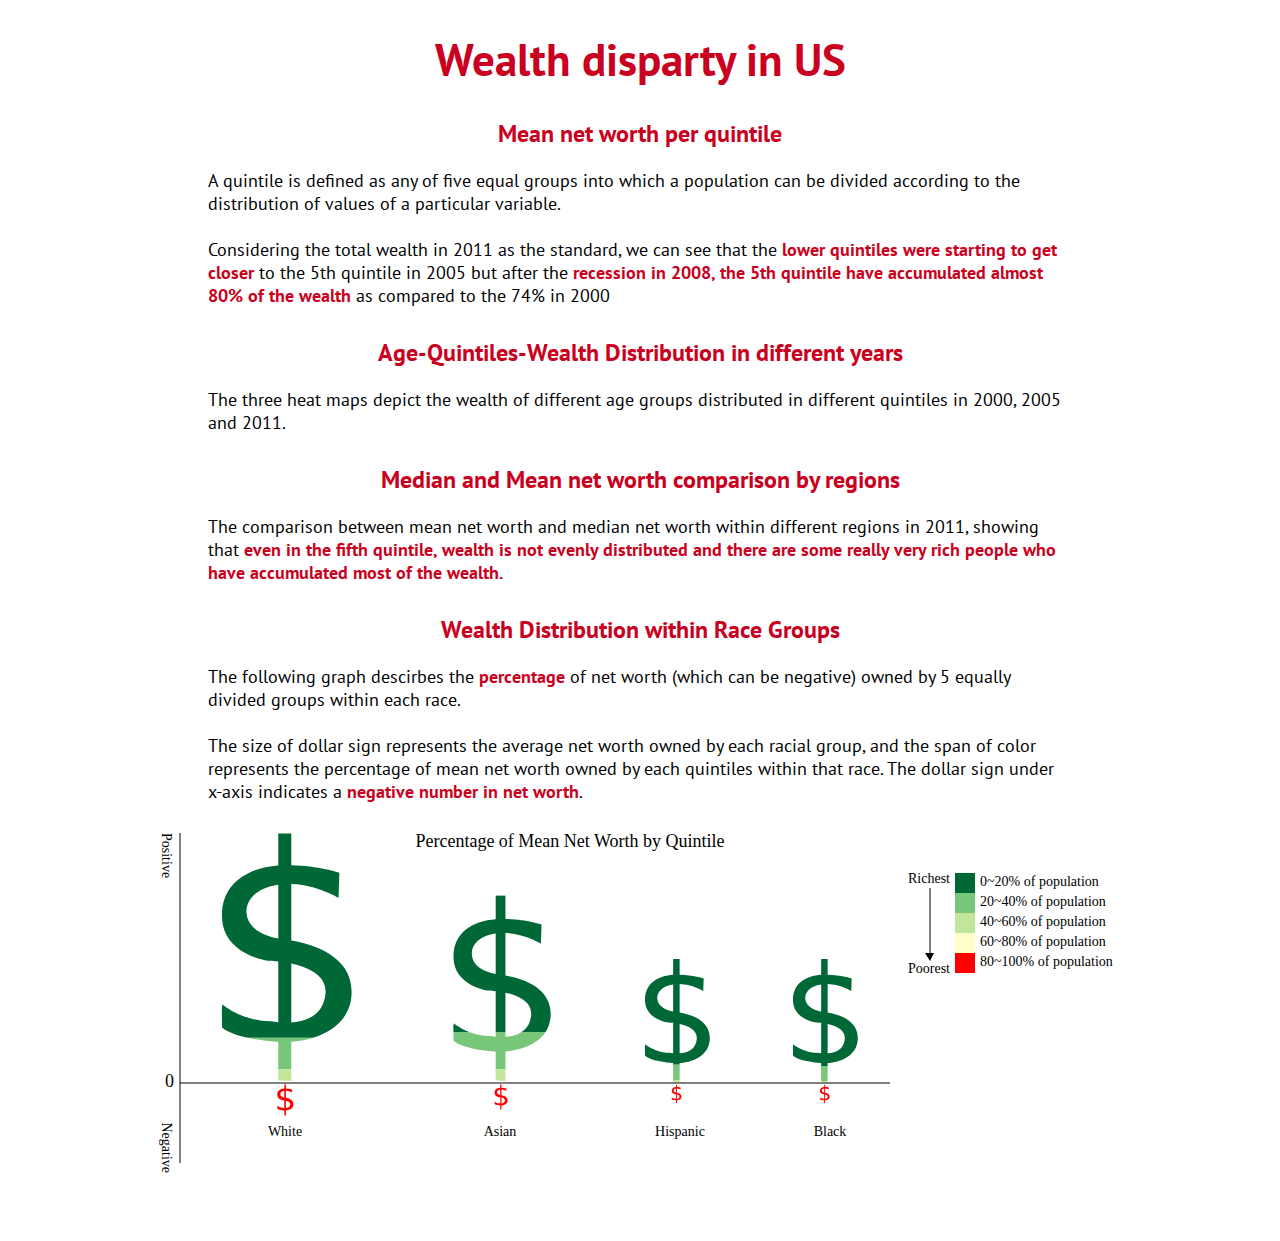
<file: index.html>
<!DOCTYPE html>
<html>
<head>
	<title>Wealth distribution in the US</title>
	<script src="http://d3js.org/d3.v3.js"></script>
    <script src="http://d3js.org/topojson.v1.min.js"></script>

    <link href='https://fonts.googleapis.com/css?family=PT+Sans:400,700' rel='stylesheet' type='text/css'>
    <link rel="stylesheet" type="text/css" href="custom.css">

</head>
<body>
<div>
	<h1 class="Title" style="font-size: 45px">Wealth disparty in US</h1>

	<!-- histogram -->
	<div class="Title">
		<h2>Mean net worth per quintile</h2>
		<p class="explanation">
			A quintile is defined as any of five equal groups into which a population can be divided according to the distribution of values of a particular variable. <br/><br/>

			Considering the total wealth in 2011 as the standard, we can see that the <b> lower quintiles were starting to get closer </b> to
			the 5th quintile in 2005 but after the <b> recession in 2008, the 5th quintile have accumulated almost 80% of the wealth </b> as
			compared to the 74% in 2000
		</p>
	</div>
	<center>
		<div id = "mean_quantile_yearwise">
			<div class ="year"> </div>
		</div>
	</center>

	<!-- Heat map -->
	<div class="Title">
		<h2>Age-Quintiles-Wealth Distribution in different years</h2>
		<p class="explanation">
			The three heat maps depict the wealth of different age groups distributed in different quintiles in 2000, 2005 and 2011.
		</p>
	</div>
	<div id="heatMap"></div>

	<!-- region comparison -->
	<div class="Title">
		<h2>Median and Mean net worth comparison by regions</h2>
		<p class="explanation">
			The comparison between mean net worth and median net worth within different regions in 2011, showing that <b> even in the fifth quintile, wealth is not evenly distributed and there are some really very rich people who have accumulated most of the wealth. </b>
		</p>
	</div>
	<div id="region"></div>

	<!-- racial comparison -->
	<div class="Title">
		<h2>Wealth Distribution within Race Groups</h2>
		<p class="explanation">
			The following graph descirbes the <b>percentage</b> of net worth (which can be negative) owned by 5 equally divided groups within each race.
			<br>
			<br>The size of dollar sign represents the average net worth owned by each racial group, and the span of color represents the percentage of mean net worth owned by each quintiles within that race. The dollar sign under x-axis indicates a <b>negative number in net worth</b>.
		</p>
	</div>
	<div id="race" class="row-content">
	<svg width="1000" height="400">
		<defs>
			<clipPath id="myClip">
			  <!-- Rich White Dollar Sign-->
			<path d="M 272.82411,214.72866 L 272.82411,254.62535 C 234.35667,257.48132 200.57571,276.96749 202.55996,320.62104 C 204.59652,365.42551 258.56969,373.57511 258.56967,373.57511 C 258.56967,373.57511 264.42968,373.63051 272.82411,374.56741 L 272.82411,450.53334 C 269.70875,450.2762 266.57638,449.90881 263.46816,449.44654 C 226.9572,448.84684 203.58375,428.56103 203.58376,428.56103 C 201.54719,428.56103 202.55996,441.79566 202.55996,457.06991 C 217.04499,469.74431 256.28549,474.16315 272.82411,475.16754 L 272.82411,523.25462 L 289.1104,524.27842 L 289.1104,475.07303 C 320.08397,472.6964 362.65607,457.77102 364.46205,415.33039 C 366.47645,367.99202 316.66337,353.27517 289.1104,348.48415 L 289.1104,277.74747 C 321.28015,278.68187 348.17577,295.16782 348.17577,295.16781 L 349.19956,263.60328 C 349.19956,263.60328 322.77595,254.80983 289.1104,254.23158 L 289.1104,214.72866 L 272.82411,214.72866 z M 272.82411,278.66101 L 272.82411,345.94827 C 257.92384,343.02221 234.42657,335.06712 233.11644,313.5017 C 232.27207,299.60301 243.31717,282.84611 272.82411,278.66101 z M 289.1104,377.19779 C 310.18893,381.7614 334.06871,392.07122 331.88948,415.33039 C 329.24521,439.97894 310.95203,449.2718 289.1104,450.7381 L 289.1104,377.19779 z " transform="scale(0.8, 0.8) translate(-100, -214) "/>
			<!-- Poor White Dollar Sign-->
			<path d="M 272.82411,214.72866 L 272.82411,254.62535 C 234.35667,257.48132 200.57571,276.96749 202.55996,320.62104 C 204.59652,365.42551 258.56969,373.57511 258.56967,373.57511 C 258.56967,373.57511 264.42968,373.63051 272.82411,374.56741 L 272.82411,450.53334 C 269.70875,450.2762 266.57638,449.90881 263.46816,449.44654 C 226.9572,448.84684 203.58375,428.56103 203.58376,428.56103 C 201.54719,428.56103 202.55996,441.79566 202.55996,457.06991 C 217.04499,469.74431 256.28549,474.16315 272.82411,475.16754 L 272.82411,523.25462 L 289.1104,524.27842 L 289.1104,475.07303 C 320.08397,472.6964 362.65607,457.77102 364.46205,415.33039 C 366.47645,367.99202 316.66337,353.27517 289.1104,348.48415 L 289.1104,277.74747 C 321.28015,278.68187 348.17577,295.16782 348.17577,295.16781 L 349.19956,263.60328 C 349.19956,263.60328 322.77595,254.80983 289.1104,254.23158 L 289.1104,214.72866 L 272.82411,214.72866 z M 272.82411,278.66101 L 272.82411,345.94827 C 257.92384,343.02221 234.42657,335.06712 233.11644,313.5017 C 232.27207,299.60301 243.31717,282.84611 272.82411,278.66101 z M 289.1104,377.19779 C 310.18893,381.7614 334.06871,392.07122 331.88948,415.33039 C 329.24521,439.97894 310.95203,449.2718 289.1104,450.7381 L 289.1104,377.19779 z " transform="scale(0.1, 0.1) translate(1170, 2300)"/>

			<!-- Rich Asian Dollar Sign-->
			<path d="M 272.82411,214.72866 L 272.82411,254.62535 C 234.35667,257.48132 200.57571,276.96749 202.55996,320.62104 C 204.59652,365.42551 258.56969,373.57511 258.56967,373.57511 C 258.56967,373.57511 264.42968,373.63051 272.82411,374.56741 L 272.82411,450.53334 C 269.70875,450.2762 266.57638,449.90881 263.46816,449.44654 C 226.9572,448.84684 203.58375,428.56103 203.58376,428.56103 C 201.54719,428.56103 202.55996,441.79566 202.55996,457.06991 C 217.04499,469.74431 256.28549,474.16315 272.82411,475.16754 L 272.82411,523.25462 L 289.1104,524.27842 L 289.1104,475.07303 C 320.08397,472.6964 362.65607,457.77102 364.46205,415.33039 C 366.47645,367.99202 316.66337,353.27517 289.1104,348.48415 L 289.1104,277.74747 C 321.28015,278.68187 348.17577,295.16782 348.17577,295.16781 L 349.19956,263.60328 C 349.19956,263.60328 322.77595,254.80983 289.1104,254.23158 L 289.1104,214.72866 L 272.82411,214.72866 z M 272.82411,278.66101 L 272.82411,345.94827 C 257.92384,343.02221 234.42657,335.06712 233.11644,313.5017 C 232.27207,299.60301 243.31717,282.84611 272.82411,278.66101 z M 289.1104,377.19779 C 310.18893,381.7614 334.06871,392.07122 331.88948,415.33039 C 329.24521,439.97894 310.95203,449.2718 289.1104,450.7381 L 289.1104,377.19779 z " transform="scale(0.6, 0.6) translate(320, -111) "/>
			<!-- Poor Asian Dollar Sign-->
			<path d="M 272.82411,214.72866 L 272.82411,254.62535 C 234.35667,257.48132 200.57571,276.96749 202.55996,320.62104 C 204.59652,365.42551 258.56969,373.57511 258.56967,373.57511 C 258.56967,373.57511 264.42968,373.63051 272.82411,374.56741 L 272.82411,450.53334 C 269.70875,450.2762 266.57638,449.90881 263.46816,449.44654 C 226.9572,448.84684 203.58375,428.56103 203.58376,428.56103 C 201.54719,428.56103 202.55996,441.79566 202.55996,457.06991 C 217.04499,469.74431 256.28549,474.16315 272.82411,475.16754 L 272.82411,523.25462 L 289.1104,524.27842 L 289.1104,475.07303 C 320.08397,472.6964 362.65607,457.77102 364.46205,415.33039 C 366.47645,367.99202 316.66337,353.27517 289.1104,348.48415 L 289.1104,277.74747 C 321.28015,278.68187 348.17577,295.16782 348.17577,295.16781 L 349.19956,263.60328 C 349.19956,263.60328 322.77595,254.80983 289.1104,254.23158 L 289.1104,214.72866 L 272.82411,214.72866 z M 272.82411,278.66101 L 272.82411,345.94827 C 257.92384,343.02221 234.42657,335.06712 233.11644,313.5017 C 232.27207,299.60301 243.31717,282.84611 272.82411,278.66101 z M 289.1104,377.19779 C 310.18893,381.7614 334.06871,392.07122 331.88948,415.33039 C 329.24521,439.97894 310.95203,449.2718 289.1104,450.7381 L 289.1104,377.19779 z " transform="scale(0.08, 0.08) translate(4230, 2930)"/>

			<!-- Rich Hispanic Dollar Sign-->
			<path d="M 272.82411,214.72866 L 272.82411,254.62535 C 234.35667,257.48132 200.57571,276.96749 202.55996,320.62104 C 204.59652,365.42551 258.56969,373.57511 258.56967,373.57511 C 258.56967,373.57511 264.42968,373.63051 272.82411,374.56741 L 272.82411,450.53334 C 269.70875,450.2762 266.57638,449.90881 263.46816,449.44654 C 226.9572,448.84684 203.58375,428.56103 203.58376,428.56103 C 201.54719,428.56103 202.55996,441.79566 202.55996,457.06991 C 217.04499,469.74431 256.28549,474.16315 272.82411,475.16754 L 272.82411,523.25462 L 289.1104,524.27842 L 289.1104,475.07303 C 320.08397,472.6964 362.65607,457.77102 364.46205,415.33039 C 366.47645,367.99202 316.66337,353.27517 289.1104,348.48415 L 289.1104,277.74747 C 321.28015,278.68187 348.17577,295.16782 348.17577,295.16781 L 349.19956,263.60328 C 349.19956,263.60328 322.77595,254.80983 289.1104,254.23158 L 289.1104,214.72866 L 272.82411,214.72866 z M 272.82411,278.66101 L 272.82411,345.94827 C 257.92384,343.02221 234.42657,335.06712 233.11644,313.5017 C 232.27207,299.60301 243.31717,282.84611 272.82411,278.66101 z M 289.1104,377.19779 C 310.18893,381.7614 334.06871,392.07122 331.88948,415.33039 C 329.24521,439.97894 310.95203,449.2718 289.1104,450.7381 L 289.1104,377.19779 z " transform="scale(0.4, 0.4) translate(1060, 100) "/>
			<!-- Poor Hispanic Dollar Sign-->
			<path d="M 272.82411,214.72866 L 272.82411,254.62535 C 234.35667,257.48132 200.57571,276.96749 202.55996,320.62104 C 204.59652,365.42551 258.56969,373.57511 258.56967,373.57511 C 258.56967,373.57511 264.42968,373.63051 272.82411,374.56741 L 272.82411,450.53334 C 269.70875,450.2762 266.57638,449.90881 263.46816,449.44654 C 226.9572,448.84684 203.58375,428.56103 203.58376,428.56103 C 201.54719,428.56103 202.55996,441.79566 202.55996,457.06991 C 217.04499,469.74431 256.28549,474.16315 272.82411,475.16754 L 272.82411,523.25462 L 289.1104,524.27842 L 289.1104,475.07303 C 320.08397,472.6964 362.65607,457.77102 364.46205,415.33039 C 366.47645,367.99202 316.66337,353.27517 289.1104,348.48415 L 289.1104,277.74747 C 321.28015,278.68187 348.17577,295.16782 348.17577,295.16781 L 349.19956,263.60328 C 349.19956,263.60328 322.77595,254.80983 289.1104,254.23158 L 289.1104,214.72866 L 272.82411,214.72866 z M 272.82411,278.66101 L 272.82411,345.94827 C 257.92384,343.02221 234.42657,335.06712 233.11644,313.5017 C 232.27207,299.60301 243.31717,282.84611 272.82411,278.66101 z M 289.1104,377.19779 C 310.18893,381.7614 334.06871,392.07122 331.88948,415.33039 C 329.24521,439.97894 310.95203,449.2718 289.1104,450.7381 L 289.1104,377.19779 z " transform="scale(0.06, 0.06) translate(8660, 3980)"/>

			  <!-- Rich Black Dollar Sign-->
			<path d="M 272.82411,214.72866 L 272.82411,254.62535 C 234.35667,257.48132 200.57571,276.96749 202.55996,320.62104 C 204.59652,365.42551 258.56969,373.57511 258.56967,373.57511 C 258.56967,373.57511 264.42968,373.63051 272.82411,374.56741 L 272.82411,450.53334 C 269.70875,450.2762 266.57638,449.90881 263.46816,449.44654 C 226.9572,448.84684 203.58375,428.56103 203.58376,428.56103 C 201.54719,428.56103 202.55996,441.79566 202.55996,457.06991 C 217.04499,469.74431 256.28549,474.16315 272.82411,475.16754 L 272.82411,523.25462 L 289.1104,524.27842 L 289.1104,475.07303 C 320.08397,472.6964 362.65607,457.77102 364.46205,415.33039 C 366.47645,367.99202 316.66337,353.27517 289.1104,348.48415 L 289.1104,277.74747 C 321.28015,278.68187 348.17577,295.16782 348.17577,295.16781 L 349.19956,263.60328 C 349.19956,263.60328 322.77595,254.80983 289.1104,254.23158 L 289.1104,214.72866 L 272.82411,214.72866 z M 272.82411,278.66101 L 272.82411,345.94827 C 257.92384,343.02221 234.42657,335.06712 233.11644,313.5017 C 232.27207,299.60301 243.31717,282.84611 272.82411,278.66101 z M 289.1104,377.19779 C 310.18893,381.7614 334.06871,392.07122 331.88948,415.33039 C 329.24521,439.97894 310.95203,449.2718 289.1104,450.7381 L 289.1104,377.19779 z " transform="scale(0.4, 0.4) translate(1430, 100) "/>
			<!-- Poor Black Dollar Sign-->
			<path d="M 272.82411,214.72866 L 272.82411,254.62535 C 234.35667,257.48132 200.57571,276.96749 202.55996,320.62104 C 204.59652,365.42551 258.56969,373.57511 258.56967,373.57511 C 258.56967,373.57511 264.42968,373.63051 272.82411,374.56741 L 272.82411,450.53334 C 269.70875,450.2762 266.57638,449.90881 263.46816,449.44654 C 226.9572,448.84684 203.58375,428.56103 203.58376,428.56103 C 201.54719,428.56103 202.55996,441.79566 202.55996,457.06991 C 217.04499,469.74431 256.28549,474.16315 272.82411,475.16754 L 272.82411,523.25462 L 289.1104,524.27842 L 289.1104,475.07303 C 320.08397,472.6964 362.65607,457.77102 364.46205,415.33039 C 366.47645,367.99202 316.66337,353.27517 289.1104,348.48415 L 289.1104,277.74747 C 321.28015,278.68187 348.17577,295.16782 348.17577,295.16781 L 349.19956,263.60328 C 349.19956,263.60328 322.77595,254.80983 289.1104,254.23158 L 289.1104,214.72866 L 272.82411,214.72866 z M 272.82411,278.66101 L 272.82411,345.94827 C 257.92384,343.02221 234.42657,335.06712 233.11644,313.5017 C 232.27207,299.60301 243.31717,282.84611 272.82411,278.66101 z M 289.1104,377.19779 C 310.18893,381.7614 334.06871,392.07122 331.88948,415.33039 C 329.24521,439.97894 310.95203,449.2718 289.1104,450.7381 L 289.1104,377.19779 z " transform="scale(0.06, 0.06) translate(11130, 3980)"/>

			<!-- dollar-sign path code is from http://all-free-download.com/free-vector/download/rickvanderzwet_dollar_sign_clip_art_18009.html -->
			</clipPath>
		</defs>

		<!-- Distribution among White top to 4th-->
		<rect x="0" y="0" width="300" height="204.8" clip-path="url(#myClip)" fill="rgb(0,104,55)"/>
		<rect x="0" y="204.8" width="300" height="31.4" clip-path="url(#myClip)" fill="rgb(120,198,121)"/>
		<rect x="0" y="236.2" width="300" height="11.7" clip-path="url(#myClip)" fill="rgb(194,230,153)"/>
		<rect x="0" y="247.8" width="300" height="2.2" clip-path="url(#myClip)" fill="rgb(255,255,204)"/>
		<!-- Distribution among White poor-->
		<rect x="0" y="251" width="300" height="40" clip-path="url(#myClip)" fill="red"/>

		<!-- Distribution among Asian top to 4th-->
		<rect x="300" y="62.5" width="200" height="136.5" clip-path="url(#myClip)" fill="rgb(0,104,55)"/>
		<rect x="300" y="199" width="200" height="37.2" clip-path="url(#myClip)" fill="rgb(120,198,121)"/>
		<rect x="300" y="236.2" width="200" height="12" clip-path="url(#myClip)" fill="rgb(194,230,153)"/>
		<rect x="300" y="248.2" width="200" height="1.8" clip-path="url(#myClip)" fill="rgb(255,255,204)"/>
		<!-- Distribution among Asian poor-->
		<rect x="300" y="251" width="200" height="40" clip-path="url(#myClip)" fill="red"/>

		<!-- Distribution among Hispanic top to 4th-->
		<rect x="500" y="125" width="100" height="106.7" clip-path="url(#myClip)" fill="rgb(0,104,55)"/>
		<rect x="500" y="231.7" width="100" height="15.5" clip-path="url(#myClip)" fill="rgb(120,198,121)"/>
		<rect x="500" y="247.2" width="100" height="2.5" clip-path="url(#myClip)" fill="rgb(194,230,153)"/>
		<rect x="500" y="249.7" width="100" height="0.3" clip-path="url(#myClip)" fill="rgb(255,255,204)"/>
		<!-- Distribution among Hispanic poor-->
		<rect x="500" y="251" width="100" height="40" clip-path="url(#myClip)" fill="red"/>

		<!-- Distribution among Black top to 4th-->
		<rect x="600" y="125" width="130" height="108" clip-path="url(#myClip)" fill="rgb(0,104,55)"/>
		<rect x="600" y="233" width="130" height="15" clip-path="url(#myClip)" fill="rgb(120,198,121)"/>
		<rect x="600" y="248" width="130" height="1.8" clip-path="url(#myClip)" fill="rgb(194,230,153)"/>
		<rect x="600" y="249.8" width="130" height="0.2" clip-path="url(#myClip)" fill="rgb(255,255,204)"/>
		<!-- Distribution among Black poor-->
		<rect x="600" y="251" width="130" height="40" clip-path="url(#myClip)" fill="red"/>

		<!-- Legend -->
		<rect x="815" y="40" width="20" height="20" fill="rgb(0,104,55)"/>
		<rect x="815" y="60" width="20" height="20" fill="rgb(120,198,121)"/>
		<rect x="815" y="80" width="20" height="20" fill="rgb(194,230,153)"/>
		<rect x="815" y="100" width="20" height="20" fill="rgb(255,255,204)"/>
		<rect x="815" y="120" width="20" height="20" fill="red"/>

		<text x="840" y="50" fill="black" text-anchor="start" alignment-baseline="middle" font-size="14">0~20% of population</text>
		<text x="840" y="70" fill="black" text-anchor="start" alignment-baseline="middle" font-size="14">20~40% of population</text>
		<text x="840" y="90" fill="black" text-anchor="start" alignment-baseline="middle" font-size="14">40~60% of population</text>
		<text x="840" y="110" fill="black" text-anchor="start" alignment-baseline="middle" font-size="14">60~80% of population</text>
		<text x="840" y="130" fill="black" text-anchor="start" alignment-baseline="middle" font-size="14">80~100% of population</text>

		<text x="810" y="50" fill="black" text-anchor="end" alignment-baseline="baseline" font-size="14">Richest</text>
		<text x="810" y="130" fill="black" text-anchor="end" alignment-baseline="hanging" font-size="14">Poorest</text>
		<!--arrow-->
		<defs>
		    <marker id="markerArrow" markerWidth="13" markerHeight="13" refX="2" refY="6" orient="auto">
		        <path d="M2,2 L2,11 L10,6 L2,2" style="fill: #000000;" />
		    </marker>
		</defs>

		<path d="M 790,55 790,120" style="stroke: #000000; stroke-width: 1px; fill: none; marker-start: url(#markerCircle); marker-end: url(#markerArrow);"/>

		<!-- Text Labels -->
		<text x="145" y="300" class="raceLabels" fill="black" text-anchor="middle" alignment-baseline="middle" font-size="14">White</text>
		<text x="360" y="300" fill="black" text-anchor="middle" alignment-baseline="middle" font-size="14">Asian</text>
		<text x="540" y="300" fill="black" text-anchor="middle" alignment-baseline="middle" font-size="14">Hispanic</text>
		<text x="690" y="300" fill="black" text-anchor="middle" alignment-baseline="middle" font-size="14">Black</text>
		<text x="430" y="10" fill="black" text-anchor="middle" alignment-baseline="middle" font-size="18">Percentage of Mean Net Worth by Quintile</text>
		<text x="25" y="0" fill="black" text-anchor="start" alignment-baseline="middle" font-size="14" style="writing-mode: tb;">Positive</text>
		<text x="25" y="340" fill="black" text-anchor="end" alignment-baseline="middle" font-size="14" style="writing-mode: tb;">Negative</text>

		<!-- x, y-axis -->
		<text x="25" y="250" fill="black" text-anchor="start" alignment-baseline="middle" font-size="18">0</text>
		<line x1="40" y1="0" x2="40" y2="330" stroke="black" fill="none"/>
		<line x1="40" y1="250" x2="750" y2="250" stroke="black" fill="none"/>

	</svg>
	</div>

</div>

<script src="stacked_barchart.js"></script>
<script src="heatmap.js"></script>
<script src="region.js"></script>
</body>
</html>
</file>
<file: custom.css>
.label{
font-family: 'PT Sans', sans-serif;
}

.graphTitle{
font-family: 'PT Sans', sans-serif;
width: 800px;
padding-left: 100px;
padding-top: 50px;

}

p{
font-size: 14;
}

.Title {
font-family: 'PT Sans', sans-serif;
text-align: center;
color: #ca0020;
}

.explanation {
color: black;
text-align: left;
padding-left: 200px;
padding-right: 200px;
margin-bottom:30px;
font-size:18px;
}

p b {
color: #ca0020;
}

.axis {
	font: 10px sans-serif;
}
.axis path,
.axis line {
fill: none;
stroke: #000;
shape-rendering: crispEdges;
}
`
.axis text {
font-family: 'PT Sans', sans-serif;
}

path.plot { fill: none; stroke-width: 3; }

.text {
font-family: 'PT Sans', sans-serif;
text-anchor: middle;
font-size: 12px;
}

#race svg {
margin-left:auto; 
margin-right:auto; 
display:block;
}
</file>
